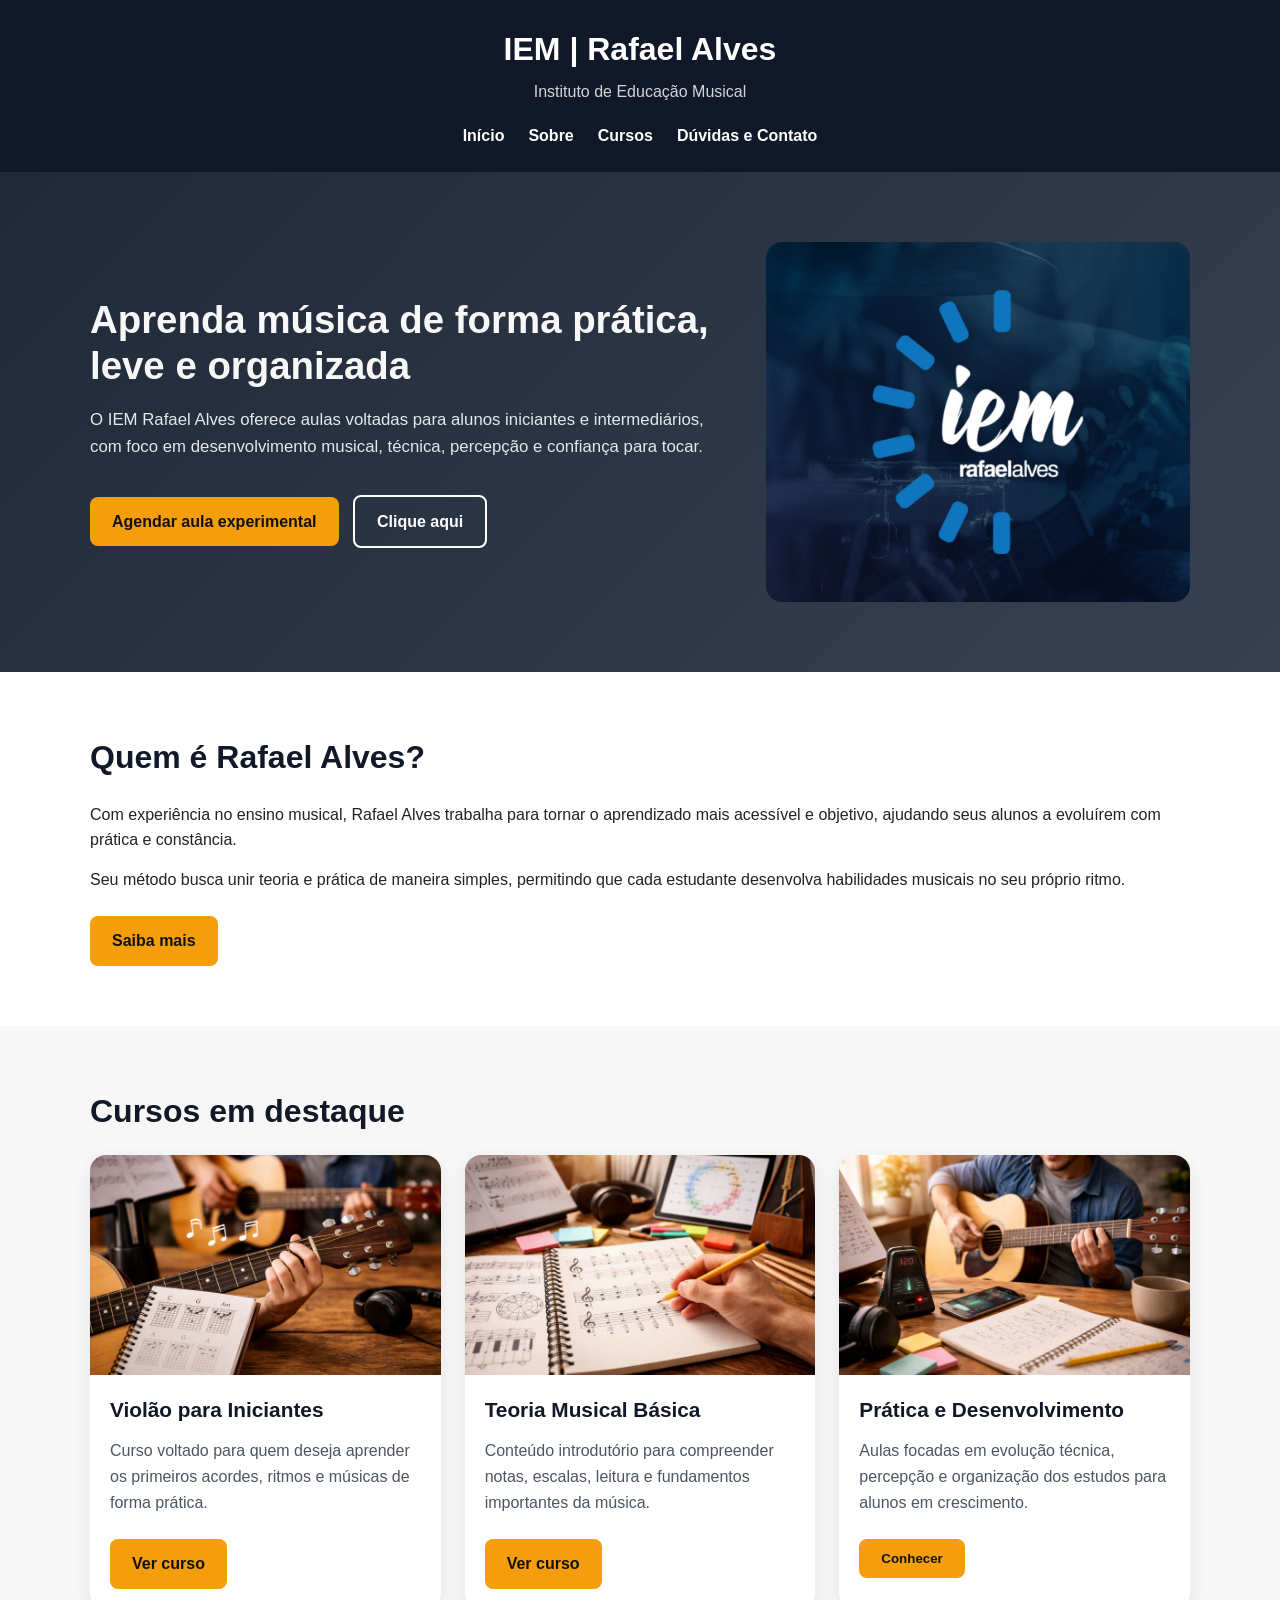
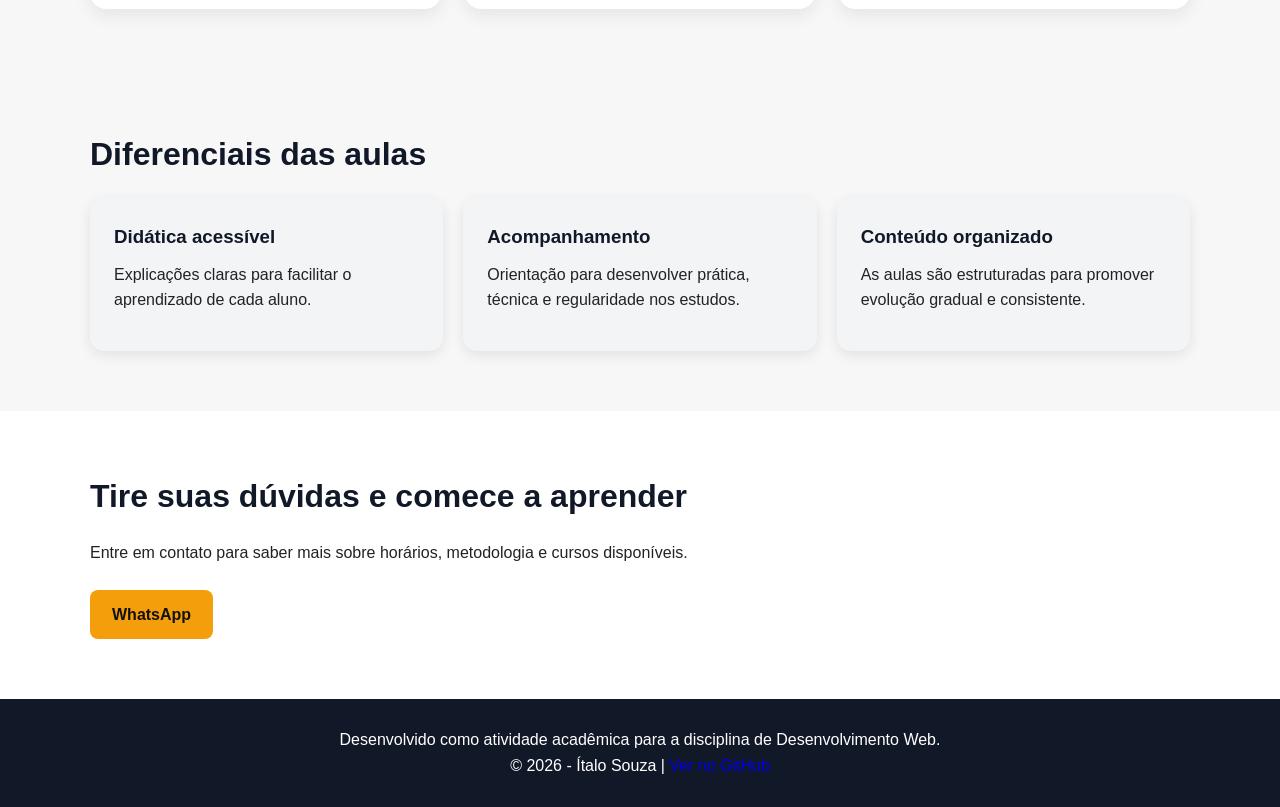
<file: site-iem/index.html>
<!DOCTYPE html>
<html lang="pt-BR">
<head>
    <meta charset="UTF-8">
    <meta name="viewport" content="width=device-width, initial-scale=1.0">
    <title>Rafael Alves | Professor de Música</title>
    <meta name="description" content="Aulas de música com Rafael Alves para iniciantes e intermediários. Conheça os cursos, a trajetória do professor e entre em contato.">
    <link rel="stylesheet" href="style.css">
</head>
<body>

    <header>
        <div class="container">
            <h1> IEM | Rafael Alves</h1>
            <p>Instituto de Educação Musical</p>

            <nav>
                <ul>
                    <li><a href="index.html">Início</a></li>
                    <li><a href="sobre.html">Sobre</a></li>
                    <li><a href="cursos.html">Cursos</a></li>
                    <li><a href="contato.html">Dúvidas e Contato</a></li>
                </ul>
            </nav>
        </div>
    </header>

    <main>

        <section class="hero">
            <div class="container">
                <div class="hero-texto">
                    <h2>Aprenda música de forma prática, leve e organizada</h2>
                    <p>
                        O IEM Rafael Alves oferece aulas voltadas para alunos iniciantes e intermediários,
                        com foco em desenvolvimento musical, técnica, percepção e confiança para tocar.
                    </p>

                    <div class="hero-botoes">
                        <!-- erro proposital: botão sem função real -->
                        <a href="#" class="btn">Agendar aula experimental</a>

                        <!-- erro proposital: texto fraco no botão -->
                        <a href="cursos.html" class="btn btn-secundario">Clique aqui</a>
                    </div>
                </div>

                <div class="hero-imagem">
                    <!-- erro proposital: imagem sem alt -->
                    <img src="images/Logo-novo-IEM-Rafa-Bueno-1-1024x1024.jpg">
                </div>
            </div>
        </section>

        <section class="apresentacao">
            <div class="container">
                <h2>Quem é Rafael Alves?</h2>
                <p>
                    Com experiência no ensino musical, Rafael Alves trabalha para tornar o aprendizado
                    mais acessível e objetivo, ajudando seus alunos a evoluírem com prática e constância.
                </p>
                <p>
                    Seu método busca unir teoria e prática de maneira simples, permitindo que cada estudante
                    desenvolva habilidades musicais no seu próprio ritmo.
                </p>

                <!-- erro proposital: botão levando para topo da própria página -->
                <a href="#" class="btn">Saiba mais</a>
            </div>
        </section>

        <section class="cursos-destaque">
            <div class="container">
                <h2>Cursos em destaque</h2>

                <div class="cards">
                    <article class="card">
                        <!-- erro proposital: imagem sem alt -->
                        <img src="images/violao-iniciante.png">
                        <h3>Violão para Iniciantes</h3>
                        <p>
                            Curso voltado para quem deseja aprender os primeiros acordes, ritmos e músicas
                            de forma prática.
                        </p>
                        <!-- erro proposital: botão sem destino real -->
                        <a href="#" class="btn">Ver curso</a>
                    </article>

                    <article class="card">
                        <!-- erro proposital: imagem sem alt -->
                        <img src="images/teoria-musical.png">
                        <h3>Teoria Musical Básica</h3>
                        <p>
                            Conteúdo introdutório para compreender notas, escalas, leitura e fundamentos
                            importantes da música.
                        </p>
                        <a href="cursos.html" class="btn">Ver curso</a>
                    </article>

                    <article class="card">
                        <!-- erro proposital: imagem sem alt -->
                        <img src="images/pratica-musical.png">
                        <h3>Prática e Desenvolvimento</h3>
                        <p>
                            Aulas focadas em evolução técnica, percepção e organização dos estudos
                            para alunos em crescimento.
                        </p>
                        <!-- erro proposital: botão inconsistente -->
                        <button class="btn">Conhecer</button>
                    </article>
                </div>
            </div>
        </section>

        <section class="diferenciais">
            <div class="container">
                <h2>Diferenciais das aulas</h2>

                <div class="lista-diferenciais">
                    <div class="item">
                        <h3>Didática acessível</h3>
                        <p>Explicações claras para facilitar o aprendizado de cada aluno.</p>
                    </div>

                    <div class="item">
                        <h3>Acompanhamento</h3>
                        <p>Orientação para desenvolver prática, técnica e regularidade nos estudos.</p>
                    </div>

                    <div class="item">
                        <h3>Conteúdo organizado</h3>
                        <p>As aulas são estruturadas para promover evolução gradual e consistente.</p>
                    </div>
                </div>
            </div>
        </section>

        <section class="cta-contato">
            <div class="container">
                <h2>Tire suas dúvidas e comece a aprender</h2>
                <p>
                    Entre em contato para saber mais sobre horários, metodologia e cursos disponíveis.
                </p>

                <div class="cta-botoes">
                    <!-- erro proposital: whatsapp sem link real -->
                    <a href="#" class="btn">WhatsApp</a>
                </div>
            </div>
        </section>

    </main>

    <footer class="footer">
        <div class="container">
            <p class="footer-text">
                Desenvolvido como atividade acadêmica para a disciplina de Desenvolvimento Web.
            </p>
            
            <p class="footer-copy">
                © 2026 - Ítalo Souza | <a href="https://github.com/bhzitalo/iem-rafael-alves" target="_blank">Ver no GitHub</a>
            </p>
        </div>
    </footer>

</body>
</html>
</file>
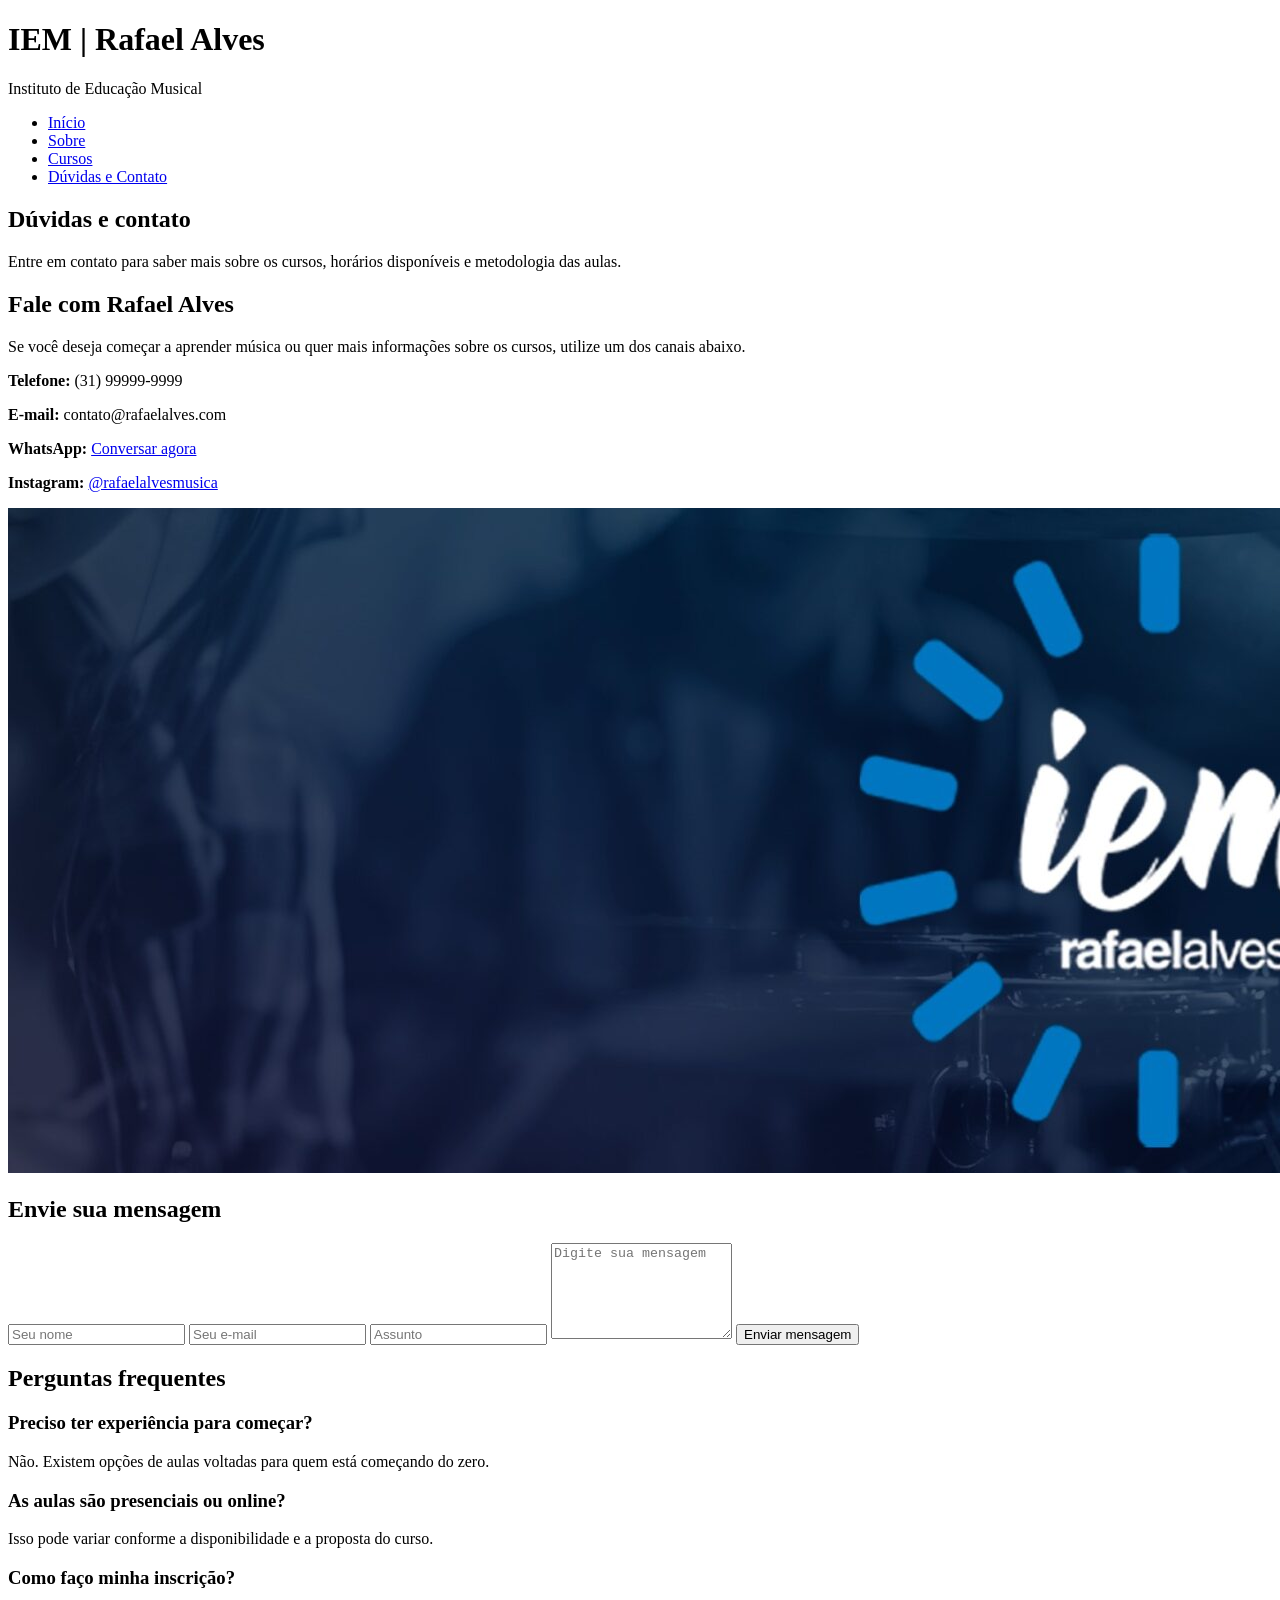
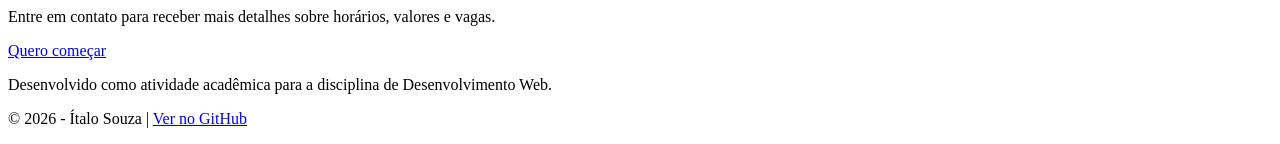
<file: site-iem/contato.html>
<!DOCTYPE html>
<html lang="pt-BR">
<head>
    <meta charset="UTF-8">
    <meta name="viewport" content="width=device-width, initial-scale=1.0">
    <title>Rafael Alves | Professor de Música</title>
    <meta name="description" content="Aulas de música com Rafael Alves para iniciantes e intermediários. Conheça os cursos, a trajetória do professor e entre em contato.">
    <link rel="stylesheet" href="#"> <!-- Falta link do css :) -->
</head>
<body>

    <header>
        <div class="container">
            <h1> IEM | Rafael Alves</h1>
            <p>Instituto de Educação Musical</p>

            <nav>
                <ul>
                    <li><a href="index.html">Início</a></li>
                    <li><a href="sobre.html">Sobre</a></li>
                    <li><a href="cursos.html">Cursos</a></li>
                    <li><a href="contato.html">Dúvidas e Contato</a></li>
                </ul>
            </nav>
        </div>
    </header>

    <main>

        <section class="pagina-topo">
            <div class="container">
                <h2>Dúvidas e contato</h2>
                <p>
                    Entre em contato para saber mais sobre os cursos, horários disponíveis e metodologia das aulas.
                </p>
            </div>
        </section>

        <section class="contato-conteudo">
            <div class="container">
                <div class="contato-grid">

                    <div class="info-contato">
                        <h2>Fale com Rafael Alves</h2>
                        <p>
                            Se você deseja começar a aprender música ou quer mais informações sobre os cursos,
                            utilize um dos canais abaixo.
                        </p>

                        <div class="contato-itens">
                            <p><strong>Telefone:</strong> (31) 99999-9999</p>

                            <!-- erro proposital: email sem mailto -->
                            <p><strong>E-mail:</strong> contato@rafaelalves.com</p>

                            <!-- erro proposital: link sem destino real -->
                            <p><strong>WhatsApp:</strong> <a href="#">Conversar agora</a></p>

                            <!-- erro proposital: link sem destino real -->
                            <p><strong>Instagram:</strong> <a href="#">@rafaelalvesmusica</a></p>
                        </div>

                        <!-- erro proposital: imagem sem alt -->
                        <img src="images/Banner-novo-IEM-Rafa-Bueno-02-scaled.jpg">
                    </div>

                    <div class="formulario-contato">
                        <h2>Envie sua mensagem</h2>

                        <form>
                            <!-- erro proposital: campos sem label -->
                            <input type="text" name="nome" placeholder="Seu nome">
                            <input type="email" name="email" placeholder="Seu e-mail">
                            <input type="text" name="assunto" placeholder="Assunto">
                            <textarea name="mensagem" rows="6" placeholder="Digite sua mensagem"></textarea>

                            <!-- erro proposital: botão sem feedback/ação definida -->
                            <button type="submit" class="btn">Enviar mensagem</button>
                        </form>
                    </div>

                </div>
            </div>
        </section>

        <section class="faq">
            <div class="container">
                <h2>Perguntas frequentes</h2>

                <div class="faq-itens">
                    <article class="faq-item">
                        <h3>Preciso ter experiência para começar?</h3>
                        <p>
                            Não. Existem opções de aulas voltadas para quem está começando do zero.
                        </p>
                    </article>

                    <article class="faq-item">
                        <h3>As aulas são presenciais ou online?</h3>
                        <p>
                            Isso pode variar conforme a disponibilidade e a proposta do curso.
                        </p>
                    </article>

                    <article class="faq-item">
                        <h3>Como faço minha inscrição?</h3>
                        <p>
                            Entre em contato para receber mais detalhes sobre horários, valores e vagas.
                        </p>
                    </article>
                </div>

                <div class="faq-botoes">
                    <!-- erro proposital: botão que parece importante mas não funciona -->
                    <a href="#" class="btn">Quero começar</a>
                </div>
            </div>
        </section>

    </main>

    <footer class="footer">
        <div class="container">
            <p class="footer-text">
                Desenvolvido como atividade acadêmica para a disciplina de Desenvolvimento Web.
            </p>
            
            <p class="footer-copy">
                © 2026 - Ítalo Souza | <a href="https://github.com/bhzitalo/iem-rafael-alves" target="_blank">Ver no GitHub</a>
            </p>
        </div>
    </footer>

</body>
</html>
</file>
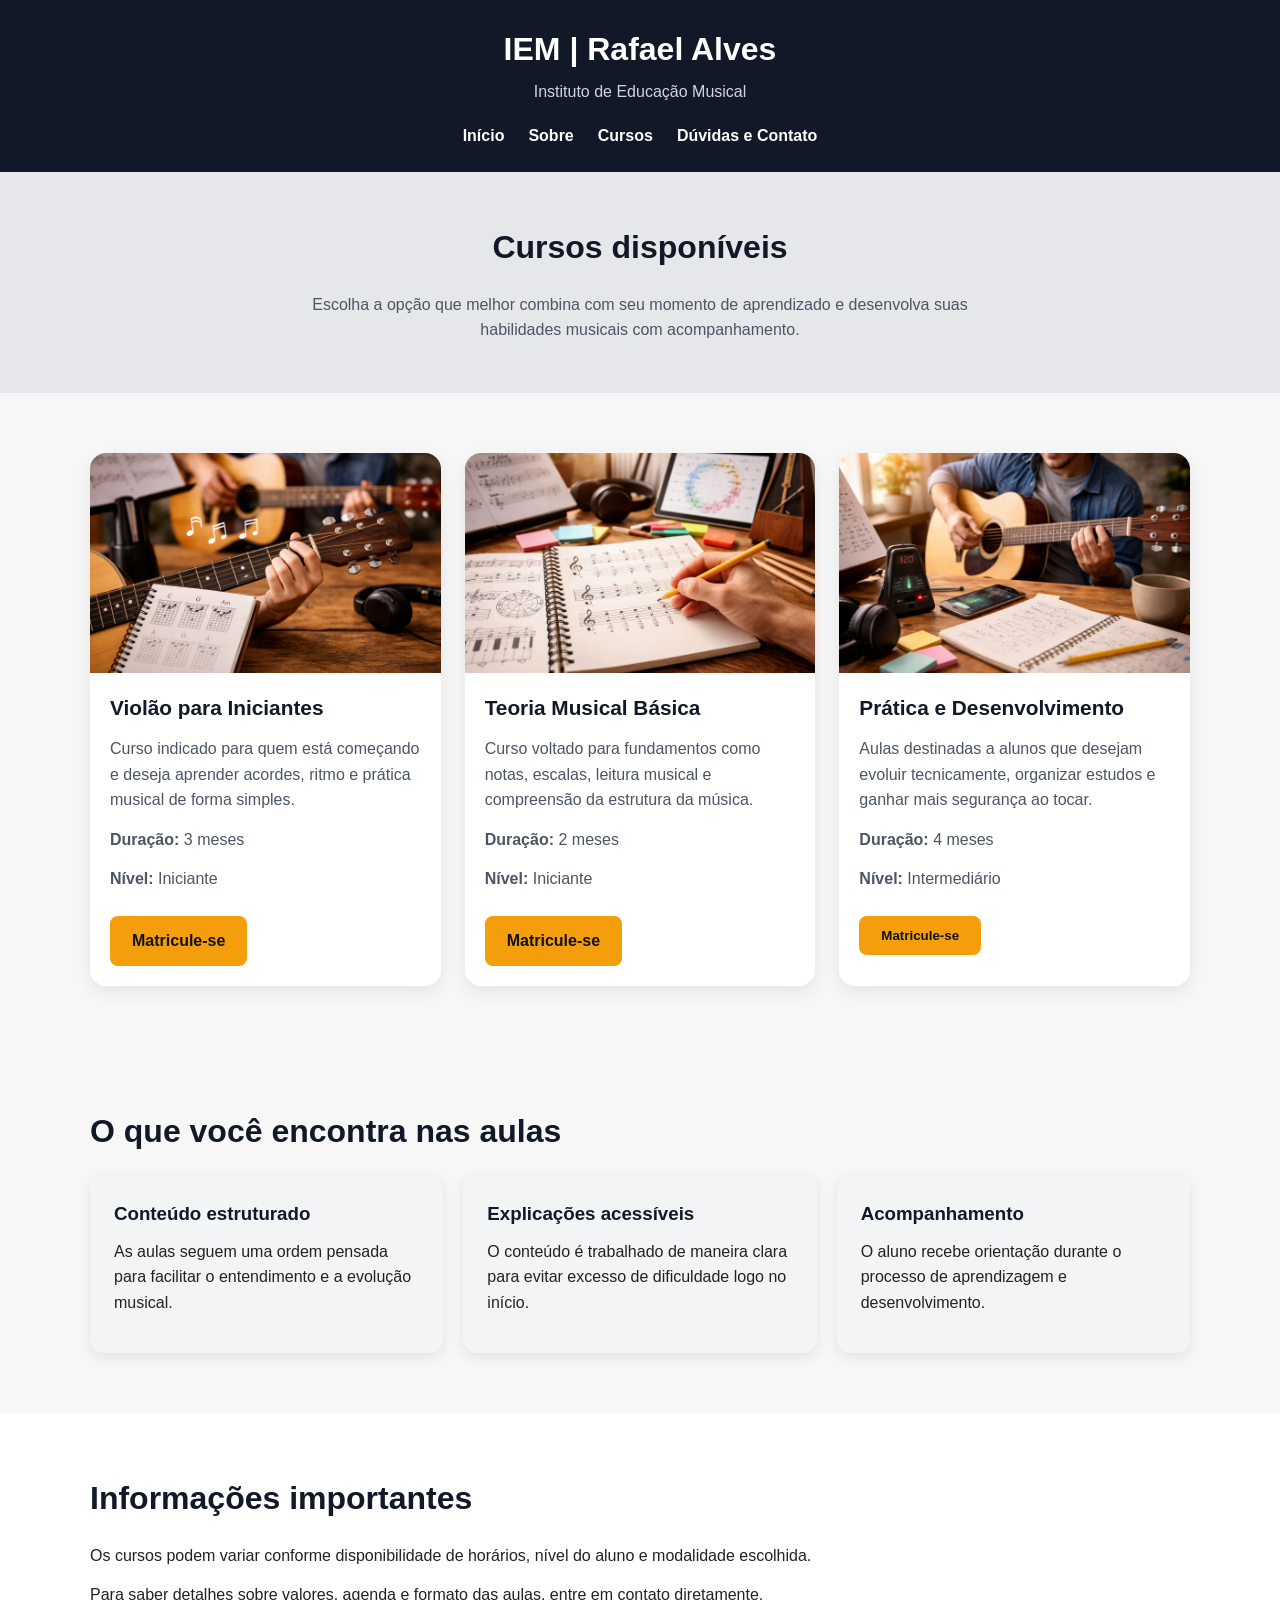
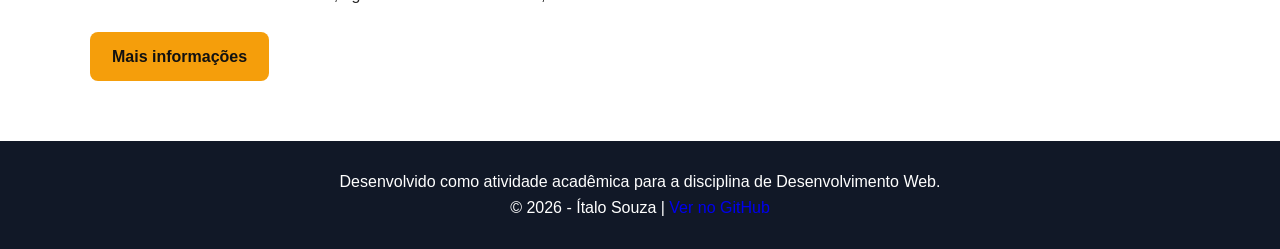
<file: site-iem/cursos.html>
<!DOCTYPE html>
<html lang="pt-BR">
<head>
    <meta charset="UTF-8">
    <meta name="viewport" content="width=device-width, initial-scale=1.0">
    <title>Rafael Alves | Professor de Música</title>
    <meta name="description" content="Aulas de música com Rafael Alves para iniciantes e intermediários. Conheça os cursos, a trajetória do professor e entre em contato.">
    <link rel="stylesheet" href="style.css">
</head>
<body>

    <header>
        <div class="container">
            <h1> IEM | Rafael Alves</h1>
            <p>Instituto de Educação Musical</p>

            <nav>
                <ul>
                    <li><a href="index.html">Início</a></li>
                    <li><a href="sobre.html">Sobre</a></li>
                    <li><a href="cursos.html">Cursos</a></li>
                    <li><a href="contato.html">Dúvidas e Contato</a></li>
                </ul>
            </nav>
        </div>
    </header>

    <main>

        <section class="pagina-topo">
            <div class="container">
                <h2>Cursos disponíveis</h2>
                <p>
                    Escolha a opção que melhor combina com seu momento de aprendizado e desenvolva suas habilidades musicais com acompanhamento.
                </p>
            </div>
        </section>

        <section class="lista-cursos">
            <div class="container">
                <div class="cards-cursos">

                    <article class="card-curso">
                        <!-- erro proposital: imagem sem alt -->
                        <img src="images/violao-iniciante.png">
                        <h3>Violão para Iniciantes</h3>
                        <p>
                            Curso indicado para quem está começando e deseja aprender acordes, ritmo e prática musical de forma simples.
                        </p>
                        <p><strong>Duração:</strong> 3 meses</p>
                        <p><strong>Nível:</strong> Iniciante</p>
                        <!-- erro proposital: botão sem destino real -->
                        <a href="#" class="btn">Matricule-se</a>
                    </article>

                    <article class="card-curso">
                        <!-- erro proposital: imagem sem alt -->
                        <img src="images/teoria-musical.png">
                        <h3>Teoria Musical Básica</h3>
                        <p>
                            Curso voltado para fundamentos como notas, escalas, leitura musical e compreensão da estrutura da música.
                        </p>
                        <p><strong>Duração:</strong> 2 meses</p>
                        <p><strong>Nível:</strong> Iniciante</p>
                        <a href="contato.html" class="btn">Matricule-se</a>
                    </article>

                    <article class="card-curso">
                        <!-- erro proposital: imagem sem alt -->
                        <img src="images/pratica-musical.png">
                        <h3>Prática e Desenvolvimento</h3>
                        <p>
                            Aulas destinadas a alunos que desejam evoluir tecnicamente, organizar estudos e ganhar mais segurança ao tocar.
                        </p>
                        <p><strong>Duração:</strong> 4 meses</p>
                        <p><strong>Nível:</strong> Intermediário</p>
                        <!-- erro proposital: button sem ação -->
                        <button class="btn">Matricule-se</button>
                    </article>

                </div>
            </div>
        </section>

        <section class="beneficios-cursos">
            <div class="container">
                <h2>O que você encontra nas aulas</h2>

                <div class="beneficios-grid">
                    <div class="beneficio">
                        <h3>Conteúdo estruturado</h3>
                        <p>
                            As aulas seguem uma ordem pensada para facilitar o entendimento e a evolução musical.
                        </p>
                    </div>

                    <div class="beneficio">
                        <h3>Explicações acessíveis</h3>
                        <p>
                            O conteúdo é trabalhado de maneira clara para evitar excesso de dificuldade logo no início.
                        </p>
                    </div>

                    <div class="beneficio">
                        <h3>Acompanhamento</h3>
                        <p>
                            O aluno recebe orientação durante o processo de aprendizagem e desenvolvimento.
                        </p>
                    </div>
                </div>
            </div>
        </section>

        <section class="informacoes-adicionais">
            <div class="container">
                <h2>Informações importantes</h2>
                <p>
                    Os cursos podem variar conforme disponibilidade de horários, nível do aluno e modalidade escolhida.
                </p>
                <p>
                    Para saber detalhes sobre valores, agenda e formato das aulas, entre em contato diretamente.
                </p>

                <div class="cta-botoes">
                    <!-- erro proposital: href vazio funcionalmente ruim -->
                    <a href="#" class="btn">Mais informações</a>
                </div>
            </div>
        </section>

    </main>

    <footer class="footer">
        <div class="container">
            <p class="footer-text">
                Desenvolvido como atividade acadêmica para a disciplina de Desenvolvimento Web.
            </p>
            
            <p class="footer-copy">
                © 2026 - Ítalo Souza | <a href="https://github.com/bhzitalo/iem-rafael-alves" target="_blank">Ver no GitHub</a>
            </p>
        </div>
    </footer>

</body>
</html>
</file>
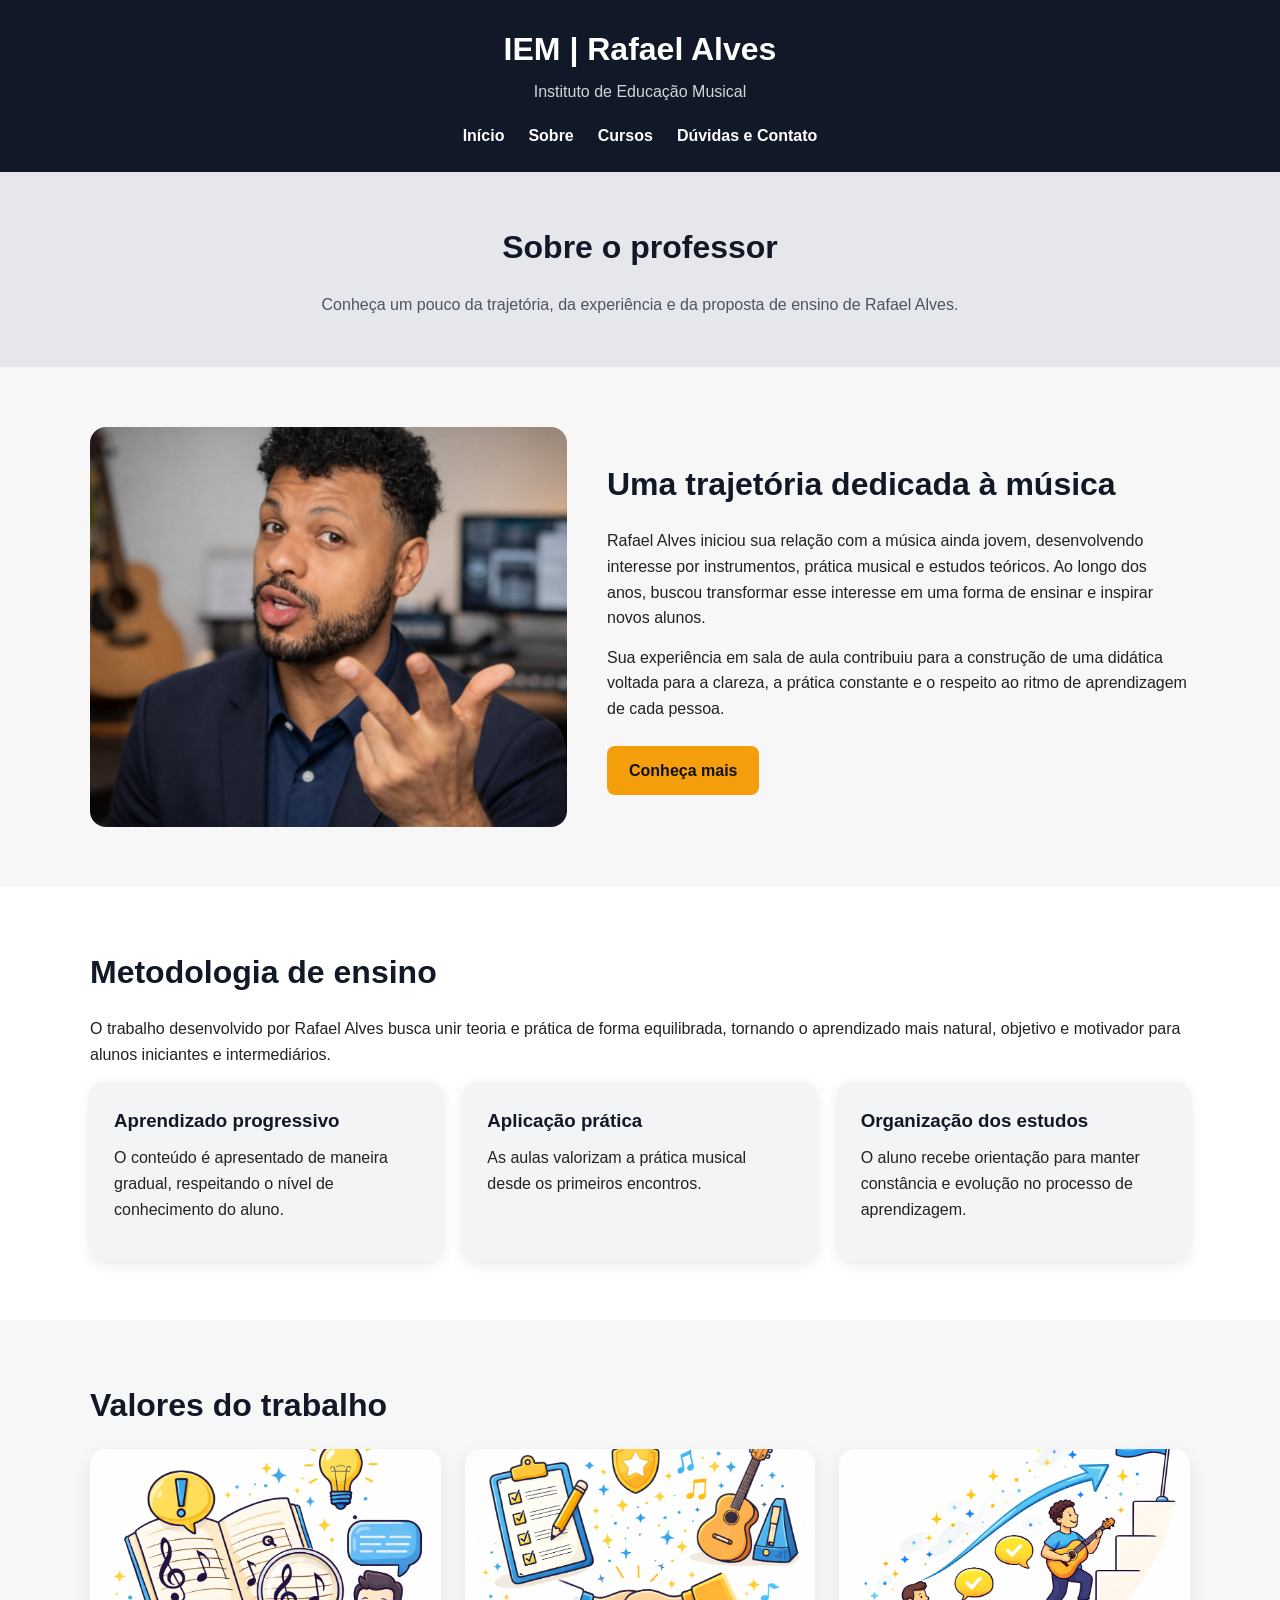
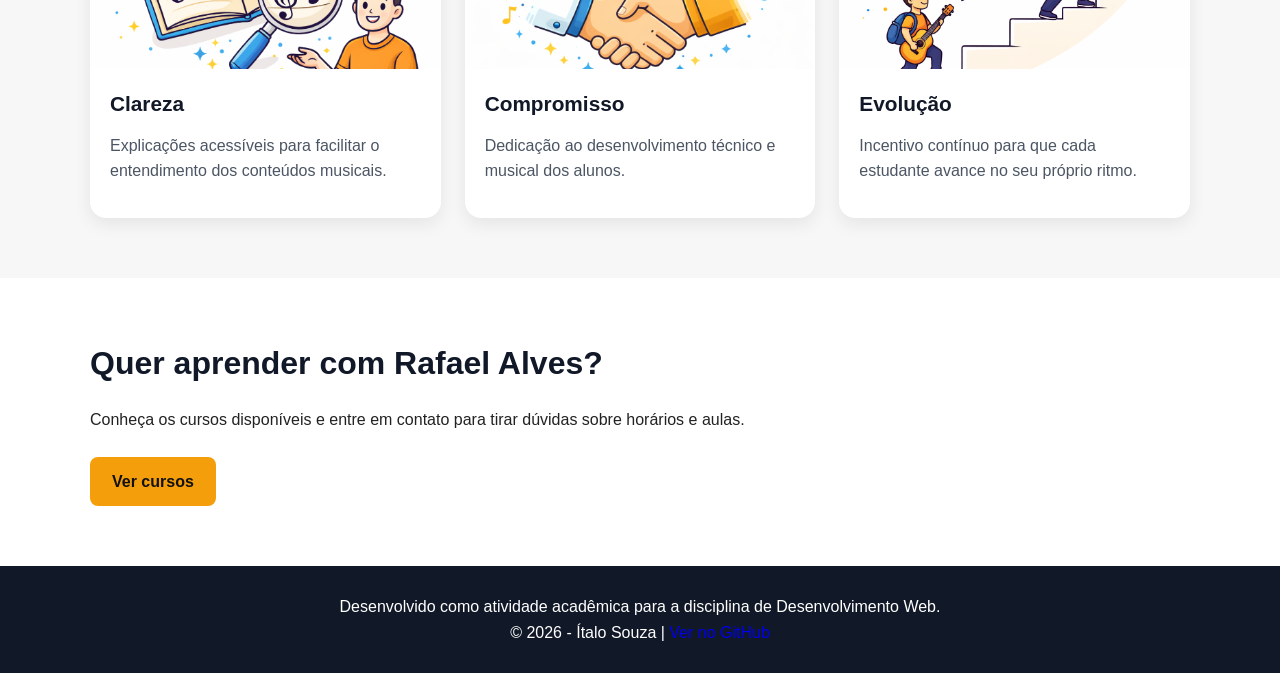
<file: site-iem/sobre.html>
<!DOCTYPE html>
<html lang="pt-BR">
<head>
    <meta charset="UTF-8">
    <meta name="viewport" content="width=device-width, initial-scale=1.0">
    <title>Rafael Alves | Professor de Música</title>
    <meta name="description" content="Aulas de música com Rafael Alves para iniciantes e intermediários. Conheça os cursos, a trajetória do professor e entre em contato.">
    <link rel="stylesheet" href="style.css">
</head>
<body>

    <header>
        <div class="container">
            <h1> IEM | Rafael Alves</h1>
            <p>Instituto de Educação Musical</p>

            <nav>
                <ul>
                    <li><a href="index.html">Início</a></li>
                    <li><a href="sobre.html">Sobre</a></li>
                    <li><a href="cursos.html">Cursos</a></li>
                    <li><a href="contato.html">Dúvidas e Contato</a></li>
                </ul>
            </nav>
        </div>
    </header>

    <main>

        <section class="pagina-topo">
            <div class="container">
                <h2>Sobre o professor</h2>
                <p>
                    Conheça um pouco da trajetória, da experiência e da proposta de ensino de Rafael Alves.
                </p>
            </div>
        </section>

        <section class="sobre-professor">
            <div class="container">
                <div class="sobre-grid">
                    <div class="sobre-imagem">
                        <!-- erro proposital: imagem sem alt -->
                        <img src="images/rafael-sobre.png">
                    </div>

                    <div class="sobre-texto">
                        <h2>Uma trajetória dedicada à música</h2>
                        <p>
                            Rafael Alves iniciou sua relação com a música ainda jovem, desenvolvendo interesse
                            por instrumentos, prática musical e estudos teóricos. Ao longo dos anos, buscou
                            transformar esse interesse em uma forma de ensinar e inspirar novos alunos.
                        </p>
                        <p>
                            Sua experiência em sala de aula contribuiu para a construção de uma didática voltada
                            para a clareza, a prática constante e o respeito ao ritmo de aprendizagem de cada pessoa.
                        </p>

                        <!-- erro proposital: botão sem destino real -->
                        <a href="#" class="btn">Conheça mais</a>
                    </div>
                </div>
            </div>
        </section>

        <section class="metodologia">
            <div class="container">
                <h2>Metodologia de ensino</h2>
                <p>
                    O trabalho desenvolvido por Rafael Alves busca unir teoria e prática de forma equilibrada,
                    tornando o aprendizado mais natural, objetivo e motivador para alunos iniciantes e intermediários.
                </p>

                <div class="metodologia-itens">
                    <article class="item-metodologia">
                        <h3>Aprendizado progressivo</h3>
                        <p>
                            O conteúdo é apresentado de maneira gradual, respeitando o nível de conhecimento do aluno.
                        </p>
                    </article>

                    <article class="item-metodologia">
                        <h3>Aplicação prática</h3>
                        <p>
                            As aulas valorizam a prática musical desde os primeiros encontros.
                        </p>
                    </article>

                    <article class="item-metodologia">
                        <h3>Organização dos estudos</h3>
                        <p>
                            O aluno recebe orientação para manter constância e evolução no processo de aprendizagem.
                        </p>
                    </article>
                </div>
            </div>
        </section>

        <section class="valores">
            <div class="container">
                <h2>Valores do trabalho</h2>

                <div class="cards-valores">
                    <article class="card-valor">
                        <!-- erro proposital: imagem sem alt -->
                        <img src="images/didatica.png">
                        <h3>Clareza</h3>
                        <p>
                            Explicações acessíveis para facilitar o entendimento dos conteúdos musicais.
                        </p>
                    </article>

                    <article class="card-valor">
                        <!-- erro proposital: imagem sem alt -->
                        <img src="images/compromisso.png">
                        <h3>Compromisso</h3>
                        <p>
                            Dedicação ao desenvolvimento técnico e musical dos alunos.
                        </p>
                    </article>

                    <article class="card-valor">
                        <!-- erro proposital: imagem sem alt -->
                        <img src="images/evolucao.png">
                        <h3>Evolução</h3>
                        <p>
                            Incentivo contínuo para que cada estudante avance no seu próprio ritmo.
                        </p>
                    </article>
                </div>
            </div>
        </section>

        <section class="cta-final">
            <div class="container">
                <h2>Quer aprender com Rafael Alves?</h2>
                <p>
                    Conheça os cursos disponíveis e entre em contato para tirar dúvidas sobre horários e aulas.
                </p>

                <div class="cta-botoes">
                    <a href="cursos.html" class="btn">Ver cursos</a>
                </div>
            </div>
        </section>

    </main>

    <footer class="footer">
        <div class="container">
            <p class="footer-text">
                Desenvolvido como atividade acadêmica para a disciplina de Desenvolvimento Web.
            </p>
            
            <p class="footer-copy">
                © 2026 - Ítalo Souza | <a href="https://github.com/bhzitalo/iem-rafael-alves" target="_blank">Ver no GitHub</a>
            </p>
        </div>
    </footer>

</body>
</html>
</file>
<file: site-iem/style.css>
* {
    margin: 0;
    padding: 0;
    box-sizing: border-box;
}

body {
    font-family: Arial, Helvetica, sans-serif;
    background-color: #f7f7f7;
    color: #222;
    line-height: 1.6;
}

img {
    max-width: 100%;
    display: block;
}

a {
    text-decoration: none;
}

ul {
    list-style: none;
}

.container {
    width: 90%;
    max-width: 1100px;
    margin: 0 auto;
}

/* HEADER */
header {
    background-color: #111827;
    color: white;
    padding: 24px 0;
    text-align: center;
}

header h1 {
    font-size: 2rem;
    margin-bottom: 4px;
}

header p {
    color: #d1d5db;
    margin-bottom: 18px;
}

nav ul {
    display: flex;
    justify-content: center;
    gap: 24px;
    flex-wrap: wrap;
}

nav a {
    color: white;
    font-weight: bold;
    transition: 0.3s;
}

nav a:hover {
    color: #f59e0b;
}

/* HERO */
.hero {
    background: linear-gradient(135deg, #1f2937, #374151);
    color: white;
    padding: 70px 0;
}

.hero .container {
    display: grid;
    grid-template-columns: 1.2fr 0.8fr;
    gap: 40px;
    align-items: center;
}

.hero h2 {
    font-size: 2.4rem;
    line-height: 1.2;
    margin-bottom: 18px;
    color: #f7f7f7;
}

.hero p {
    font-size: 1.05rem;
    margin-bottom: 24px;
    color: #e5e7eb;
}

.hero-imagem img {
    width: 100%;
    height: 360px;
    object-fit: cover;
    border-radius: 16px;
}

/* BOTÕES */
.btn {
    display: inline-block;
    background-color: #f59e0b;
    color: #111;
    padding: 12px 22px;
    border-radius: 8px;
    font-weight: bold;
    border: none;
    cursor: pointer;
    transition: 0.3s;
    margin-right: 10px;
    margin-top: 10px;
}

.btn:hover {
    background-color: #d97706;
    color: white;
}

.btn-secundario {
    background-color: transparent;
    color: white;
    border: 2px solid white;
}

.btn-secundario:hover {
    background-color: white;
    color: #111827;
}

/* SEÇÕES GERAIS */
section {
    padding: 60px 0;
}

section h2 {
    font-size: 2rem;
    margin-bottom: 18px;
    color: #111827;
}

section p {
    margin-bottom: 14px;
}

/* TOPO DAS PÁGINAS INTERNAS */
.pagina-topo {
    background-color: #e5e7eb;
    text-align: center;
    padding: 50px 0;
}

.pagina-topo p {
    max-width: 700px;
    margin: 0 auto;
    color: #4b5563;
}

/* APRESENTAÇÃO */
.apresentacao,
.metodologia,
.informacoes-adicionais,
.faq,
.cta-contato,
.cta-final {
    background-color: white;
}

/* SOBRE */
.sobre-grid {
    display: grid;
    grid-template-columns: 0.9fr 1.1fr;
    gap: 40px;
    align-items: center;
}

.sobre-imagem img {
    width: 100%;
    height: 400px;
    object-fit: cover;
    border-radius: 16px;
}

.metodologia-itens,
.lista-diferenciais,
.beneficios-grid,
.faq-itens {
    display: grid;
    grid-template-columns: repeat(3, 1fr);
    gap: 20px;
}

.item-metodologia,
.item,
.beneficio,
.faq-item {
    background-color: #f3f4f6;
    padding: 24px;
    border-radius: 14px;
    box-shadow: 0 4px 14px rgba(0, 0, 0, 0.09);
}

.item-metodologia h3,
.item h3,
.beneficio h3,
.faq-item h3 {
    margin-bottom: 10px;
    color: #111827;
}

/* CARDS */
.cards,
.cards-valores,
.cards-cursos {
    display: grid;
    grid-template-columns: repeat(3, 1fr);
    gap: 24px;
}

.card,
.card-valor,
.card-curso {
    background-color: white;
    border-radius: 16px;
    overflow: hidden;
    box-shadow: 0 6px 18px rgba(0, 0, 0, 0.08);
    padding-bottom: 20px;
}

.card img,
.card-valor img,
.card-curso img {
    width: 100%;
    height: 220px;
    object-fit: cover;
    margin-bottom: 18px;
}

.card h3,
.card-valor h3,
.card-curso h3 {
    font-size: 1.3rem;
    margin: 0 20px 12px;
    color: #111827;
}

.card p,
.card-valor p,
.card-curso p {
    margin: 0 20px 14px;
    color: #4b5563;
}

.card .btn,
.card-curso .btn,
.card-valor .btn {
    margin-left: 20px;
}

/* CONTATO */
.contato-grid {
    display: grid;
    grid-template-columns: 1fr 1fr;
    gap: 30px;
    align-items: start;
}

.info-contato,
.formulario-contato {
    background-color: white;
    padding: 28px;
    border-radius: 16px;
    box-shadow: 0 6px 18px rgba(0, 0, 0, 0.08);
}

.info-contato img {
    width: 100%;
    height: 260px;
    object-fit: cover;
    border-radius: 12px;
    margin-top: 20px;
}

.contato-itens p {
    margin-bottom: 12px;
}

.contato-itens a {
    color: #d97706;
    font-weight: bold;
}

form {
    display: flex;
    flex-direction: column;
    gap: 14px;
    margin-top: 18px;
}

form input,
form textarea {
    width: 100%;
    padding: 14px;
    border: 1px solid #d1d5db;
    border-radius: 8px;
    font-size: 1rem;
    font-family: Arial, Helvetica, sans-serif;
}

form input:focus,
form textarea:focus {
    outline: none;
    border-color: #f59e0b;
}

/* RODAPÉ */
footer {
    background-color: #111827;
    color: white;
    padding: 28px 0;
    text-align: center;
}

.redes {
    margin-top: 12px;
}

.redes a {
    color: #fbbf24;
    margin: 0 10px;
    font-weight: bold;
}

.redes a:hover {
    color: white;
}

/* RESPONSIVO */
@media (max-width: 900px) {
    .hero .container,
    .sobre-grid,
    .contato-grid,
    .cards,
    .cards-valores,
    .cards-cursos,
    .metodologia-itens,
    .lista-diferenciais,
    .beneficios-grid,
    .faq-itens {
        grid-template-columns: 1fr;
    }

    .hero {
        text-align: center;
    }

    .hero-imagem img,
    .sobre-imagem img {
        height: auto;
    }

    .btn {
        margin-right: 0;
    }
}

@media (max-width: 600px) {
    header h1 {
        font-size: 1.7rem;
    }

    .hero h2 {
        font-size: 1.9rem;
    }

    section h2 {
        font-size: 1.6rem;
    }

    nav ul {
        gap: 14px;
    }

    .container {
        width: 92%;
    }
}
</file>
